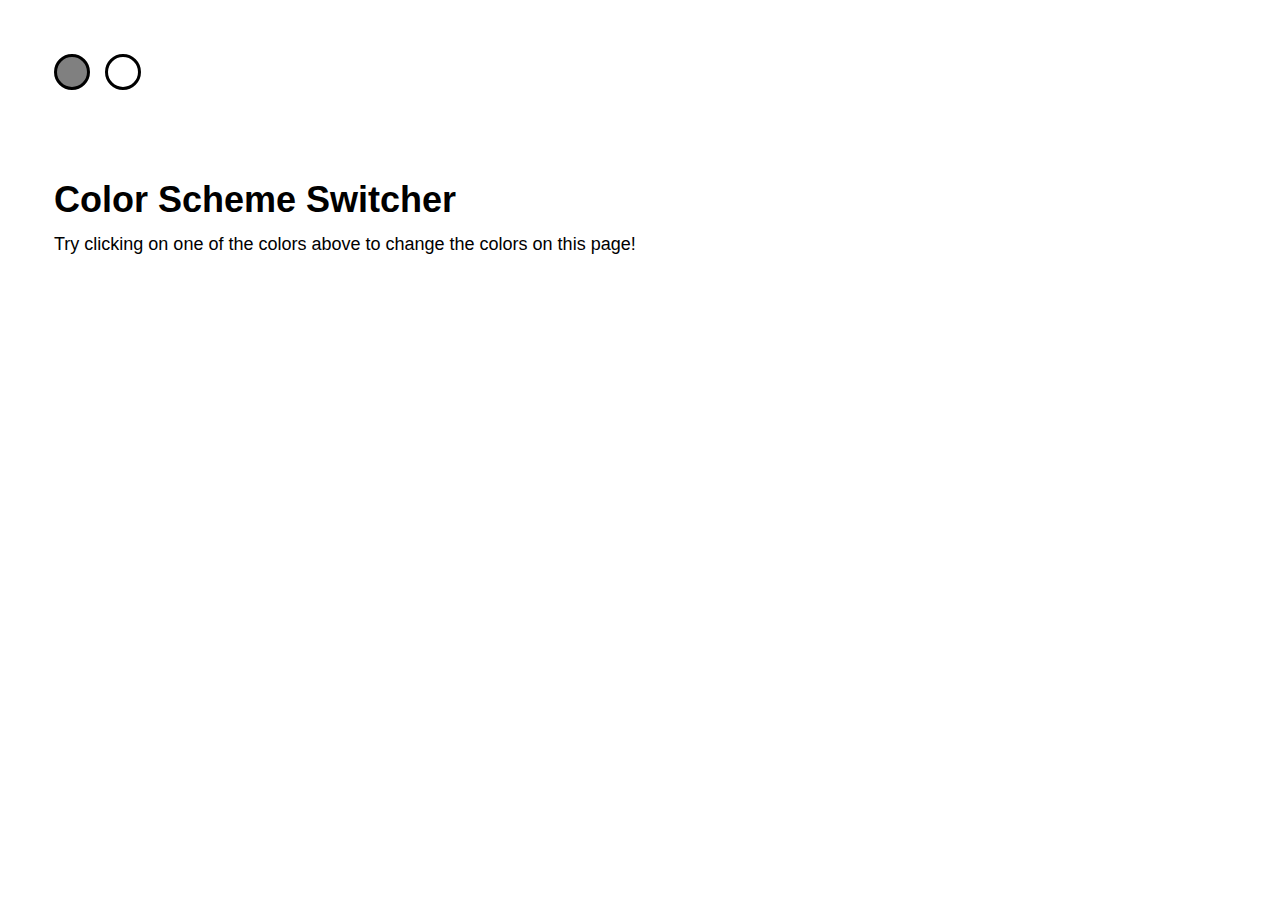
<file: color_scheme_switcher/index.html>
<!DOCTYPE html>
<html>

<head>

  <meta charset="UTF-8">

  <title>Color Scheme Switcher</title>

    <link rel="stylesheet" href="css/style.css" media="screen" type="text/css" />

      <script src="js/index.js"></script>

</head>

<body>

  <ul id="switcher">
  <li id="grayButton"></li>
  <li id="whiteButton"></li>
</ul>

<h1>Color Scheme Switcher</h1>

<p>Try clicking on one of the colors above to change the colors on this page!</p>



</body>

</html>
</file>
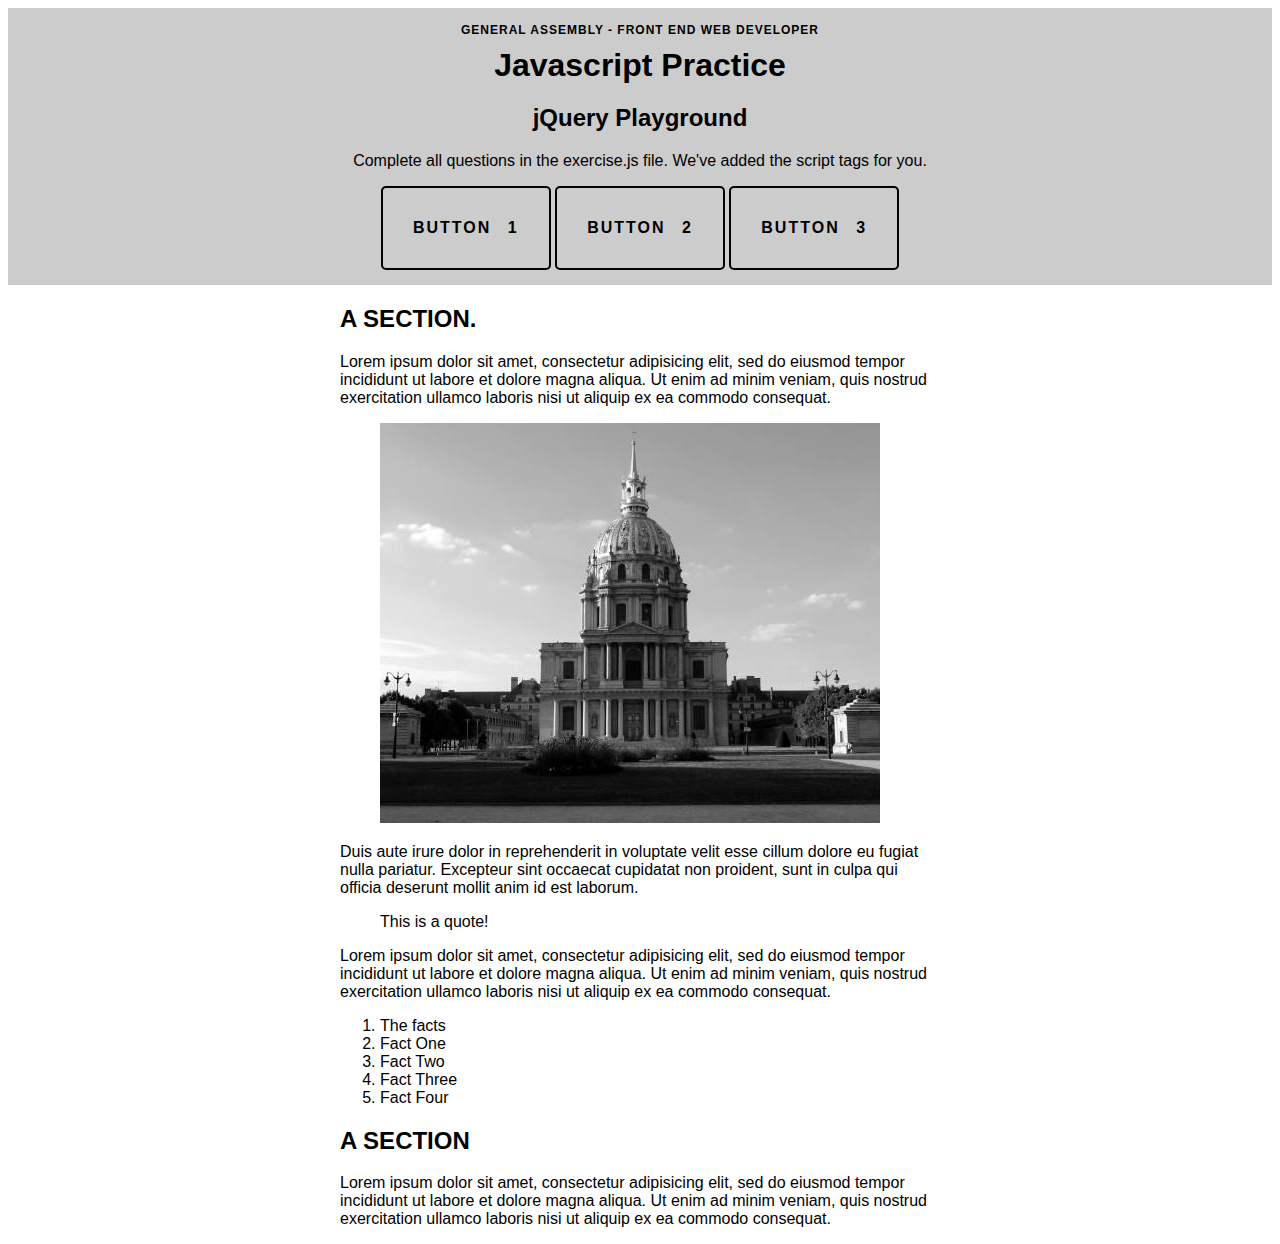
<file: assignment/jquery_dom_selector_practice/index.html>
<!doctype html>

<html>
  <head>
    <link rel="stylesheet" href="css/style.css" />
  </head>
  <body>

      <header role="banner">
        <h3>General Assembly - Front End Web Developer</h3>
        <h1>Javascript Practice</h1>
        <h2>jQuery Playground</h2>
        <p>
          Complete  all questions in the exercise.js file. We've added the script tags for you.
        </p>
        <div class="actions" id="button1">
          <p>Button 1</p>
        </div>

        <div class="actions" id="button2">
          <p>Button 2</p>
        </div>

        <div class="actions" id="button3">
          <p>Button 3</p>
        </div>
      </header>

      <div class="wrapper">
      <h2>A SECTION. </h2>

      <p> Lorem ipsum dolor sit amet, consectetur adipisicing elit, sed do eiusmod tempor incididunt ut labore et dolore magna aliqua. Ut enim ad minim veniam, quis nostrud exercitation ullamco laboris nisi ut aliquip ex ea commodo consequat.</p>

      <figure>
        <img class="city" src="img/city.jpeg" width="500" height="400" />
      </figure>

      <p>Duis aute irure dolor in reprehenderit in voluptate velit esse cillum dolore eu fugiat nulla pariatur. Excepteur sint occaecat cupidatat non proident, sunt in culpa qui officia deserunt mollit anim id est laborum.
      </p>

      <blockquote>
        This is a quote!
      </blockquote>

      <p>
        Lorem ipsum dolor sit amet, consectetur adipisicing elit, sed do eiusmod tempor incididunt ut labore et dolore magna aliqua. Ut enim ad minim veniam, quis nostrud exercitation ullamco laboris nisi ut aliquip ex ea commodo consequat.
      </p>

      <ol>
        <li class="title">The facts</li>
        <li>Fact One</li>
        <li>Fact Two</li>
        <li class="falseFact">Fact Three</li>
        <li class="falseFact">Fact Four</li>
      </ol>

      <h2>A SECTION</h2>

      <p>
        Lorem ipsum dolor sit amet, consectetur adipisicing elit, sed do eiusmod tempor incididunt ut labore et dolore magna aliqua. Ut enim ad minim veniam, quis nostrud exercitation ullamco laboris nisi ut aliquip ex ea commodo consequat.
      </p>
    </div>

    <!-- Scripts -->
    <script src="js/jquery.js"></script> <!-- linking to jQuery file -->
    <script src="js/exercise.js"></script> <!-- linking to exercise file -->
    <!-- End Scripts -->
  </body>
</html>
</file>
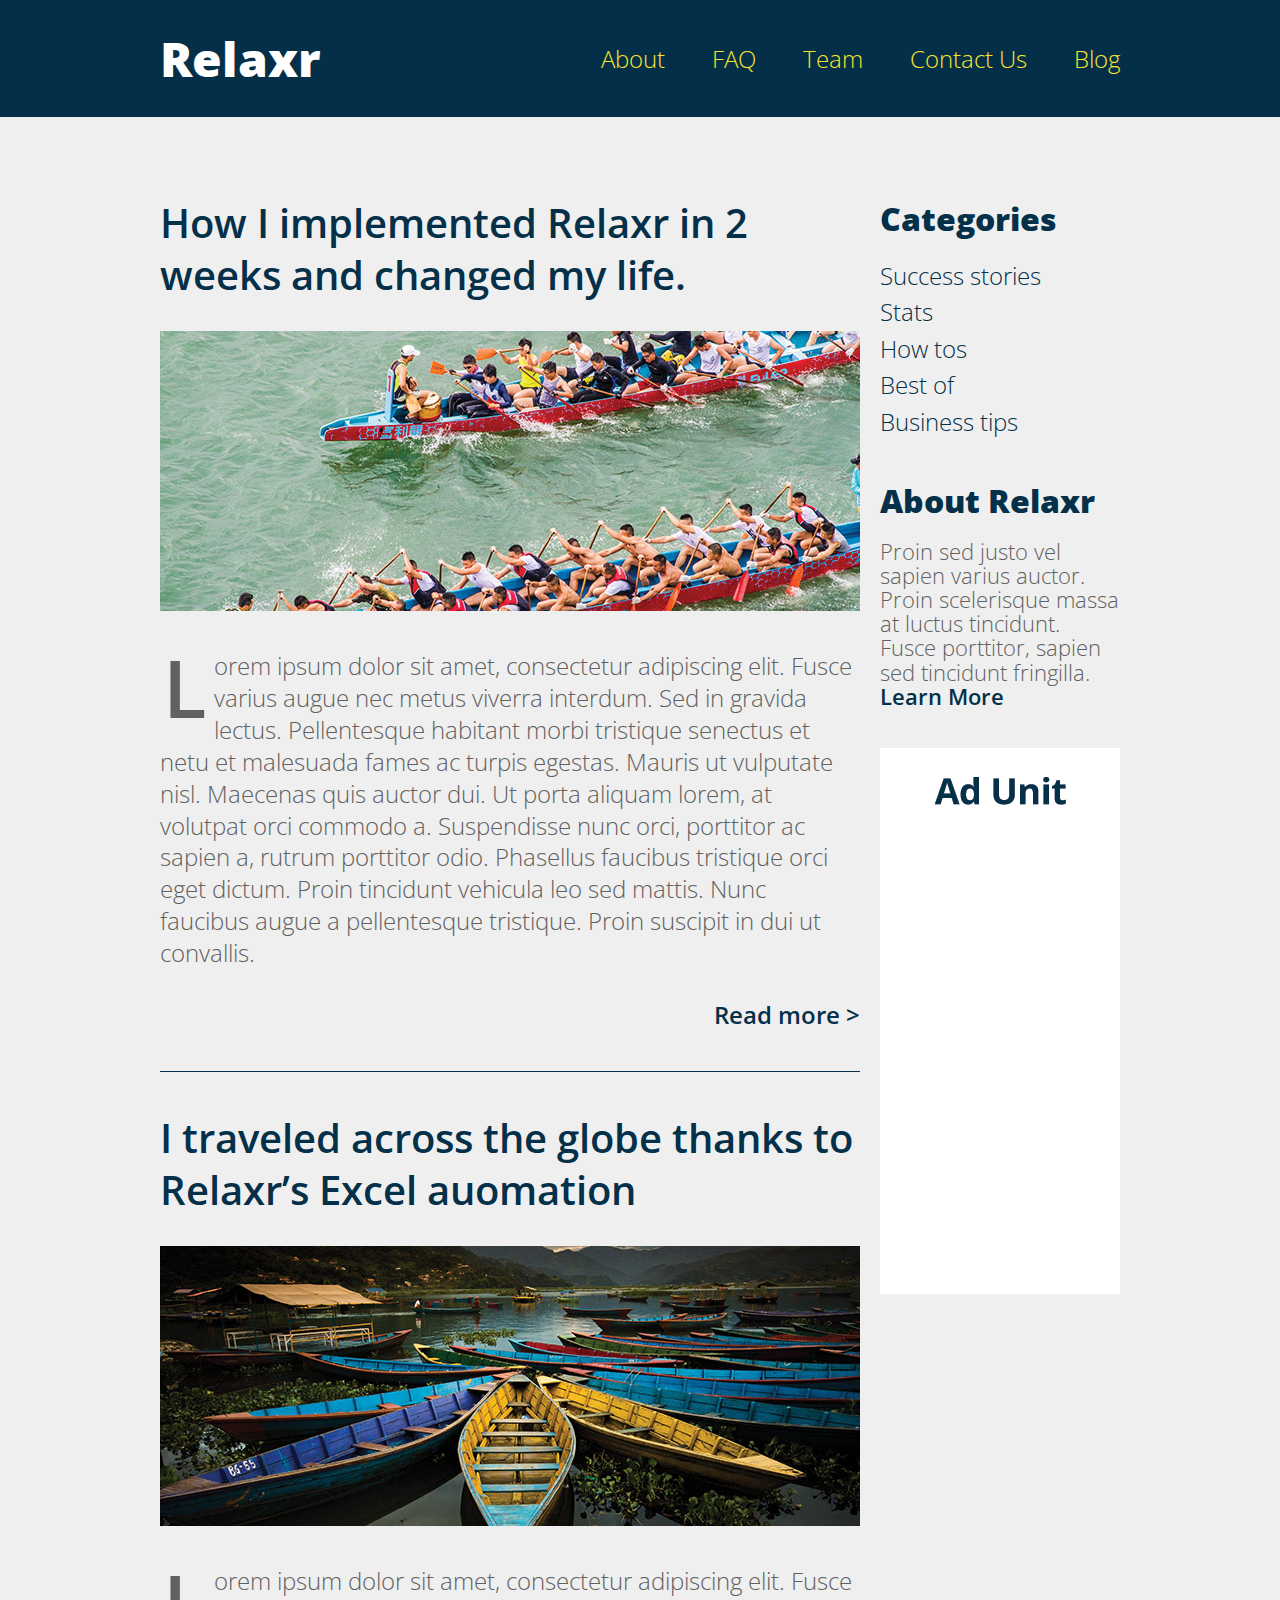
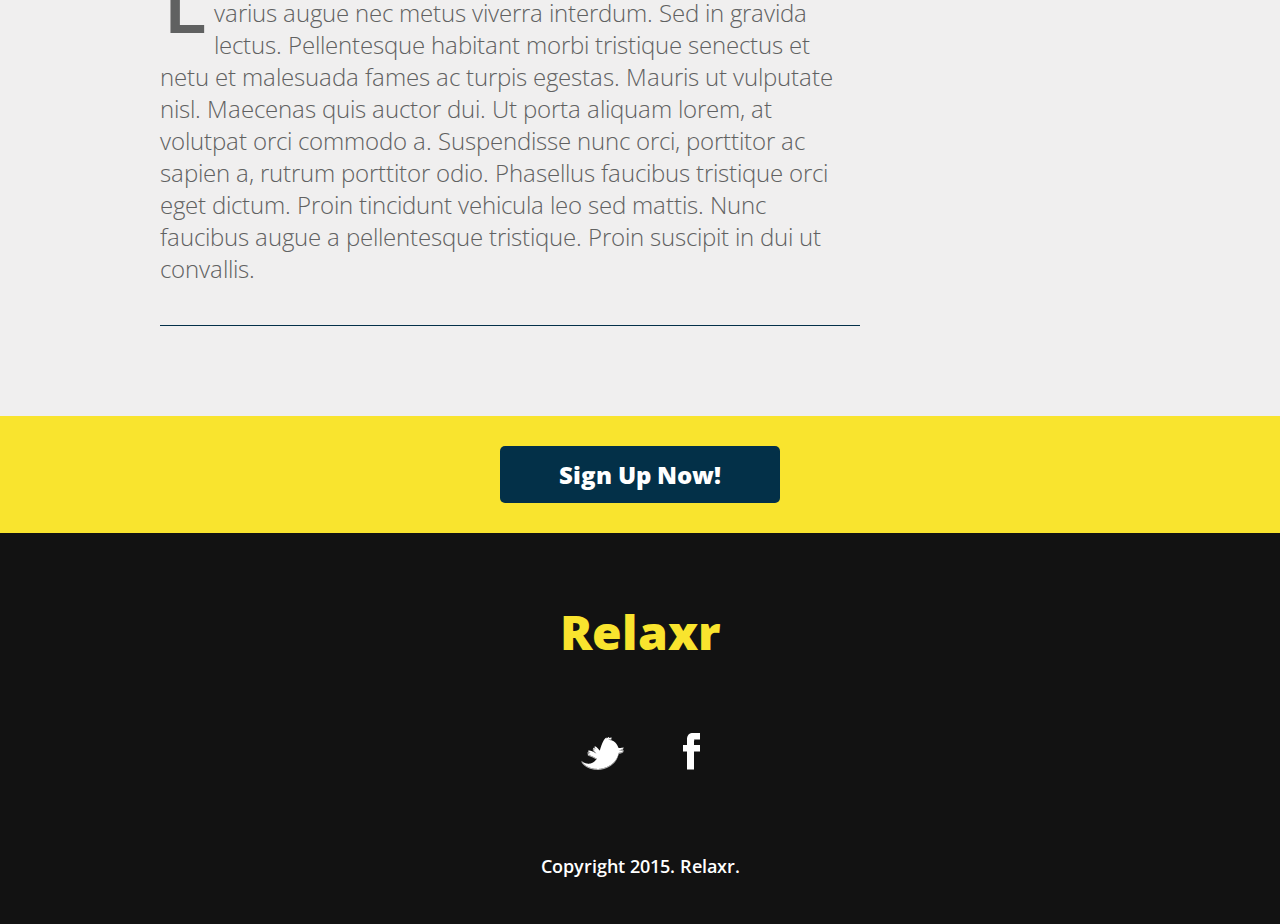
<file: assignment/starter_code/index.html>
<!DOCTYPE html>
<html lang="en">
	<head>
    	<meta charset="utf-8">
    	<meta name="description" content="The perfect personal assistant. Relaxr does your job for you so you can enjoy life as it is meant to be.">

		<title>Weather Background</title>
		<link href='http://fonts.googleapis.com/css?family=Open+Sans:300italic,300,600,800' rel='stylesheet' type='text/css'>

		<!-- external CSS link -->
		<link rel="stylesheet" href="css/reset.css">
		<link rel="stylesheet" href="css/style.css">
		<script src="http://ajax.googleapis.com/ajax/libs/jquery/2.1.3/jquery.min.js"></script>
	</head>
	<body>
		<header>
			<div class="container">
				<h1 class="logo">Relaxr</h1>
				<nav>
					<ul>
						<li><a href="#">About</a></li>
						<li><a href="#">FAQ</a></li>
						<li><a href="#">Team</a></li>
						<li><a href="#">Contact Us</a></li>
						<li><a href="#">Blog</a></li>
					</ul>
				</nav>
			</div>
		</header>
		<section id="main">
			<div class="container">
				<section id="posts">
					<article class="post">
						<h2><a href="#">How I implemented Relaxr in 2 weeks and changed my life.</a></h2>
						<img src="images/blog_photo1.jpg" alt="Crew Meet">
						<p>Lorem ipsum dolor sit amet, consectetur adipiscing elit. Fusce varius augue nec metus viverra interdum. Sed in gravida lectus. Pellentesque habitant morbi tristique senectus et netu et malesuada fames ac turpis egestas. Mauris ut vulputate nisl.  Maecenas quis auctor dui. Ut porta aliquam lorem, at volutpat orci commodo a. Suspendisse nunc orci, porttitor ac sapien a, rutrum porttitor odio. Phasellus faucibus tristique orci eget dictum. Proin tincidunt vehicula leo sed mattis. Nunc faucibus augue a pellentesque tristique. Proin suscipit in dui ut convallis.</p>

						<p class="readmore"><a href="#">Read more &gt;</a></p>
						<p class="hide" id="show-this-on-click">Maecenas quis auctor dui. Ut porta aliquam lorem, at volutpat orci commodo a. Suspendisse nunc orci, porttitor ac sapien a, rutrum porttitor odio. Phasellus faucibus tristique orci eget dictum. Proin tincidunt vehicula leo sed mattis. Nunc faucibus augue a pellentesque tristique. Proin suscipit in dui ut convallis.</p>
						<p class="readless hide"><a href="#">Read less &gt;</a></p>
					</article>
					<article class="post">
						<h2><a href="#">I traveled across the globe thanks to Relaxr’s Excel auomation</a></h2>
						<img src="images/blog_photo2.jpg" alt="Canoes">
						<p>Lorem ipsum dolor sit amet, consectetur adipiscing elit. Fusce varius augue nec metus viverra interdum. Sed in gravida lectus. Pellentesque habitant morbi tristique senectus et netu et malesuada fames ac turpis egestas. Mauris ut vulputate nisl.  Maecenas quis auctor dui. Ut porta aliquam lorem, at volutpat orci commodo a. Suspendisse nunc orci, porttitor ac sapien a, rutrum porttitor odio. Phasellus faucibus tristique orci eget dictum. Proin tincidunt vehicula leo sed mattis. Nunc faucibus augue a pellentesque tristique. Proin suscipit in dui ut convallis.</p>

					</article>
				</section><!--
			--><aside id="sidebar">
					<h3>Categories</h3>
					<ul>
						<li><a href="#">Success stories</a></li>
						<li><a href="#">Stats</a></li>
						<li><a href="#">How tos</a></li>
						<li><a href="#">Best of</a></li>
						<li><a href="#">Business tips</a></li>
					</ul>
					<h3>About Relaxr</h3>
					<p>Proin sed justo vel sapien varius auctor. Proin scelerisque massa at luctus tincidunt. Fusce porttitor, sapien sed tincidunt fringilla.<br>
					<a href="#" class="learnmore">Learn More</a> <span class="hide" id="learnmoretext">Here is some more text about this fun thing!</p>
					<img src="images/ad-unit.png" alt="Ad Unit">
				</aside>
			</div>
		</section>

		<aside id="bottom-cta">
			<a class="button blue" href="#">Sign Up Now!</a>
		</aside>
		<footer>
			<h4 class="logo">Relaxr</h4>

			<ul>
				<li><a href="#"><img src="images/twitter.png" alt="Twitter logo"></a></li>
				<li><a href="#"><img src="images/facebook.png" alt="Facebook logo"></a></li>
			</ul>

			<p class="copyright">Copyright 2015. Relaxr.</p>
		</footer>
	</body>
</html>
</file>
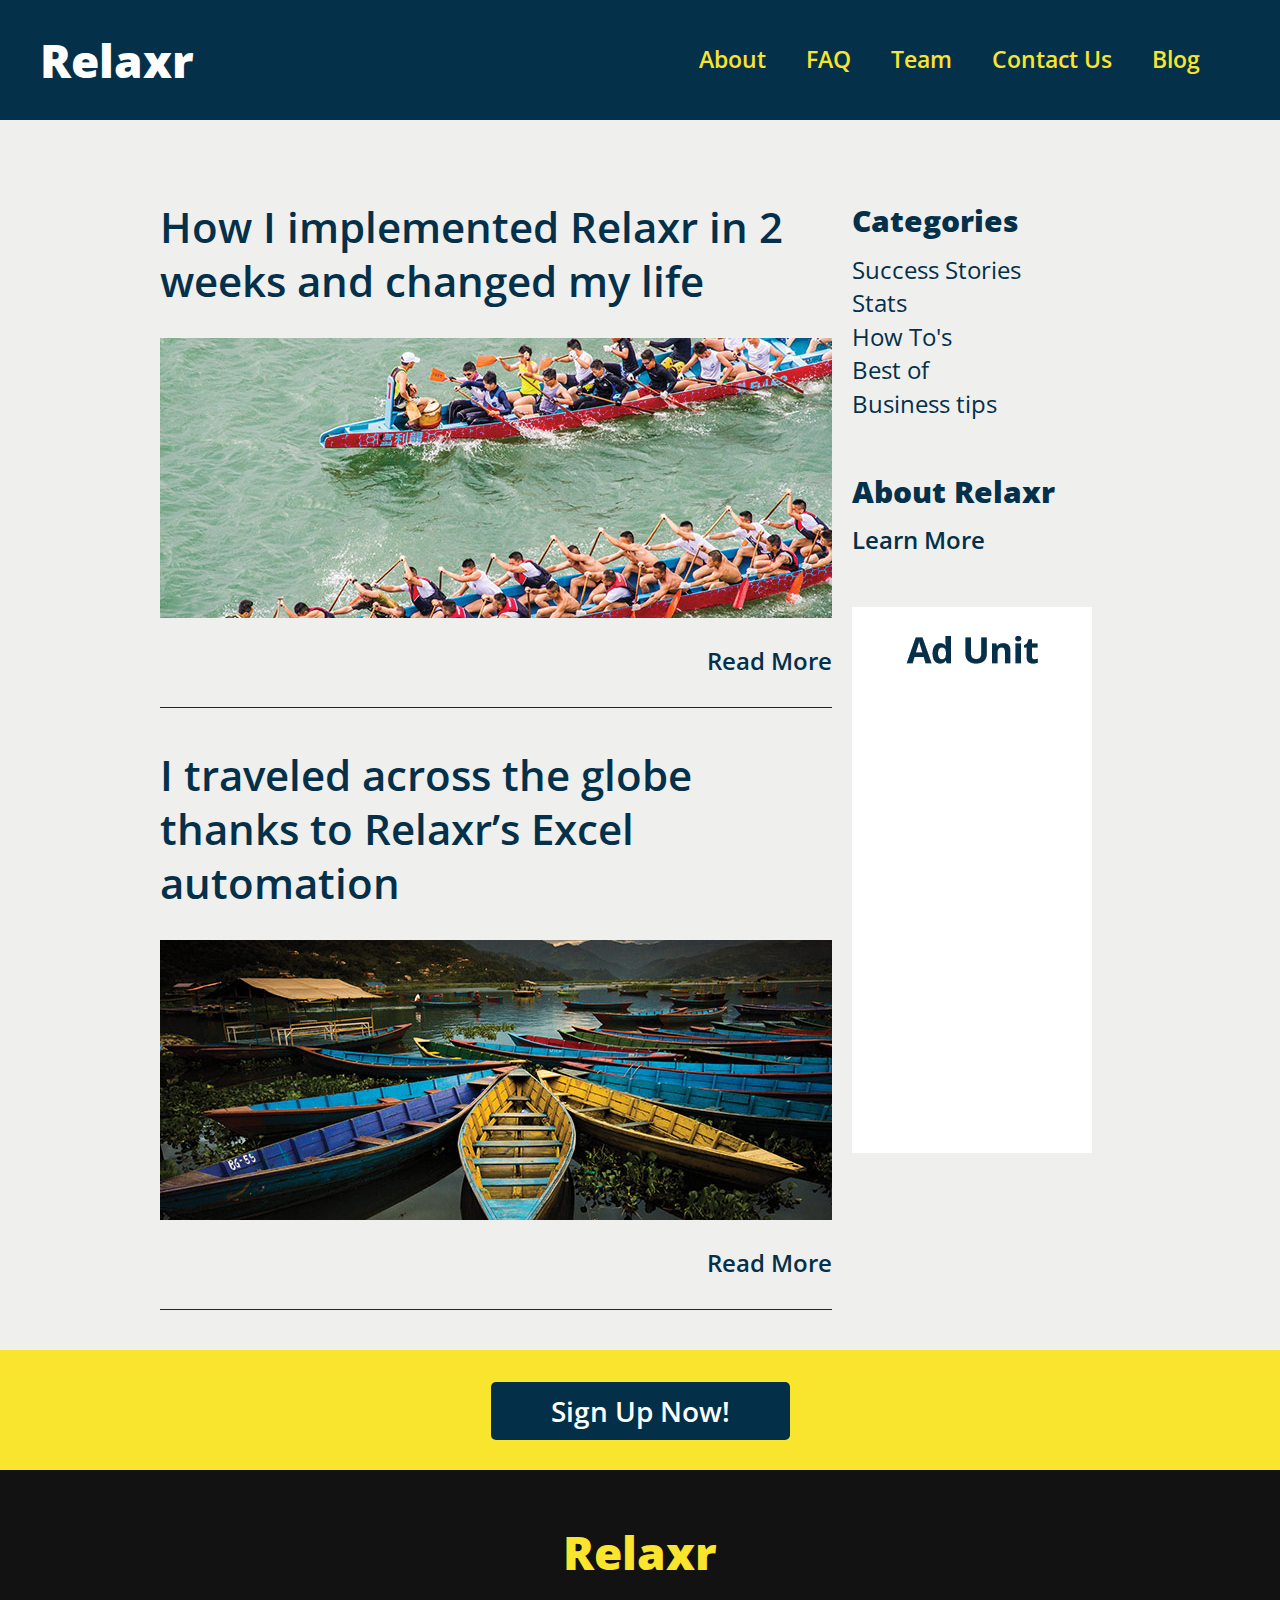
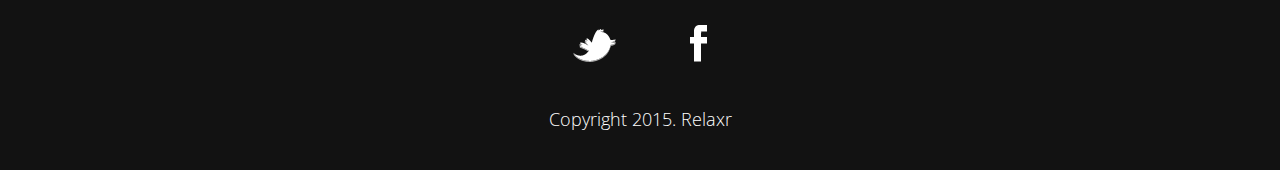
<file: assignment/submission-week4/index.html>
<!DOCTYPE html>
<html lang="en">

<head>
	<meta charset="utf-8">
	<meta name="description" content="Your description goes here">
	<meta name="keywords" content="one, two, three">

	<title>Relaxr blog</title>

	<!-- external CSS link -->
	<link rel="stylesheet" href="css/reset.css">
	<link rel="stylesheet" href="css/style.css">
	<link href='https://fonts.googleapis.com/css?family=Open+Sans:300,300italic,600,800' rel='stylesheet' type='text/css'>

</head>

<body>
	<!-- Top Navigation -->
	<header class="navigation">
		<h1>Relaxr</h1>
		<ul>
			<li><a href="about-relaxr.html"> About </a> </li>
			<li><a href="oops-page.html"> FAQ </a> </li>
			<li><a href="oops-page.html"> Team </a> </li>
			<li><a href="oops-page.html"> Contact Us </a> </li>
			<li><a href="index.html"> Blog </a> </li>
		</ul>
	</header>

	<div class="container">

		<!-- Left column items -->
		<section class="blogposts">
			<article>
				<h2>How I implemented Relaxr in 2 weeks and changed my life</h2>
				<img src="images\blog_photo1.jpg">
				<p class="para1">
					<span class="dropcapletter">L</span>orem ipsum dolor sit amet, consectetuer adipiscing elit. Aenean commodo ligula eget dolor. Aenean massa. Cum sociis natoque penatibus et magnis dis parturient montes, nascetur ridiculus mus. Donec quam felis, ultricies nec, pellentesque eu,
					pretium quis, sem. Nulla consequat massa quis enim. Donec pede justo, fringilla vel, aliquet nec, vulputate <a href="" id="less">Read Less</a></p>
				<a href="" id="more"> Read More</a>
			</article>

			<article>
				<h2>I traveled across the globe thanks to Relaxr’s Excel automation</h2>
				<img src="images\blog_photo2.jpg">
				<p class="para2">
					<span class="dropcapletter">L</span>orem ipsum dolor sit amet, consectetuer adipiscing elit. Aenean commodo ligula eget dolor. Aenean massa. Cum sociis natoque penatibus et magnis dis parturient montes, nascetur ridiculus mus. Donec quam felis, ultricies nec, pellentesque eu,
					pretium quis, sem. Nulla consequat massa quis enim. Donec pede justo, fringilla vel, aliquet nec, vulputate<a href="" id="less2">Read Less</a></p>
				<a href="" id="more2"> Read More</a>
			</article>
		</section>

		<!-- Right column items -->
		<aside>
			<div class="categories">
				<h2>Categories</h2>
				<ul>
					<li>Success Stories</li>
					<li>Stats</li>
					<li>How To's</li>
					<li>Best of</li>
					<li>Business tips </li>
				</ul>
				<h2>About Relaxr</h2>
				<p class="para3">Proin sed justo vel sapien varius auctor. Proin scelerisque massa at luctus tincidunt. Fusce porttitor, sapien sed tincidunt fringilla.</p>
				<a href="" id="more3">Learn More</a>
				<img src="images\ad-unit.png">
			</div>
		</aside>

	</div>

	<!-- Signup CTA -->
	<section class="signup">
		<a href="#" id="signup"> Sign Up Now! </a>
	</section>

	<!-- Footer -->
	<footer>
		<h1>Relaxr</h1>
		<ul>
			<li>
				<img src="images/twitter.png">
			</li>
			<li>
				<img src="images/facebook.png">
			</li>
		</ul>
		<p>Copyright 2015. Relaxr</p>
	</footer>

	</div>
	<!-- #container -->
	<script src="js/jquery.js"></script> <!-- linking to jQuery file -->
	<script defer type="text/javascript" src="js/relaxr-script.js"></script> <!-- linking to relaxr scripts -->
</body>

</html>
</file>
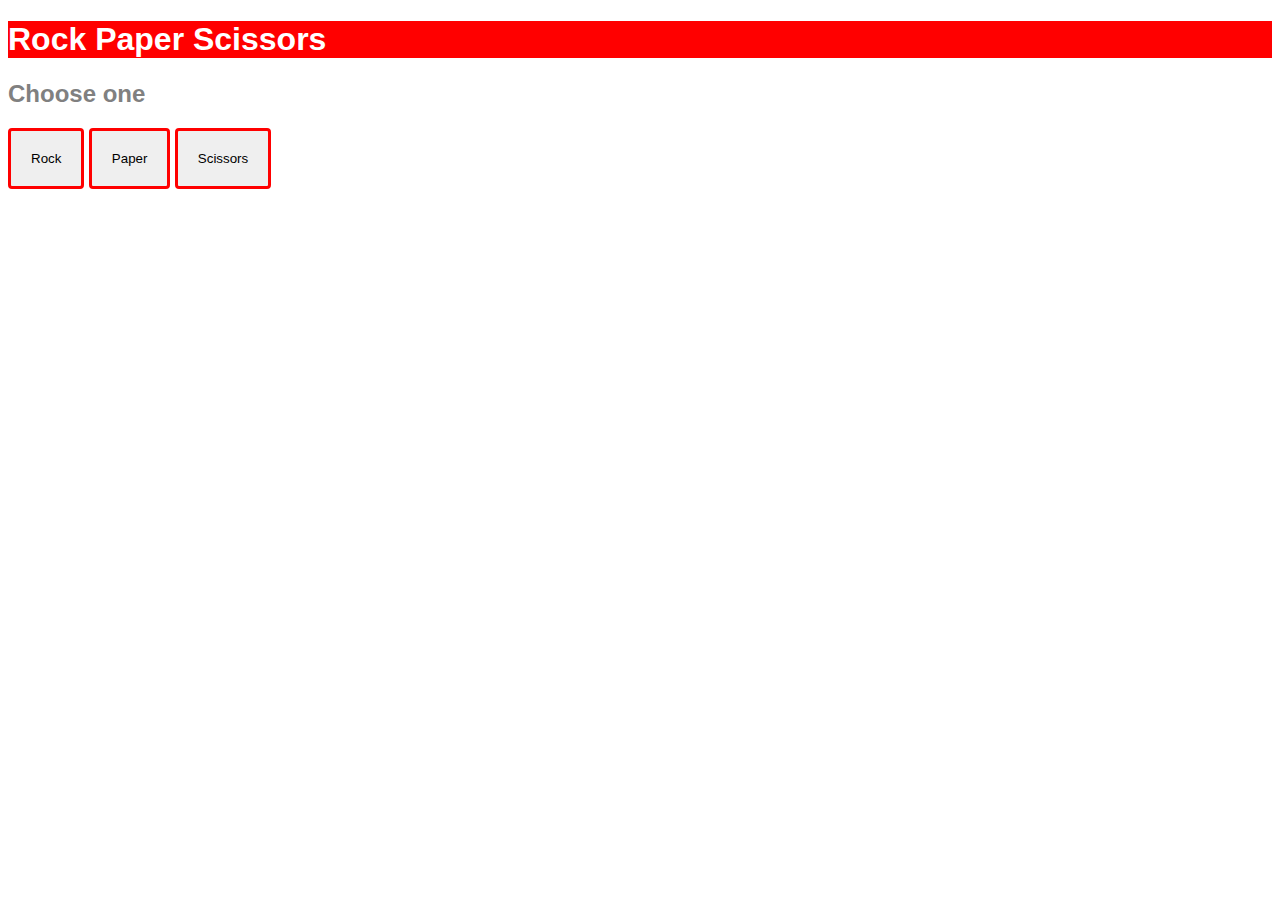
<file: rock_paper_scissors/game.html>
<!DOCTYPE html>
<html>

<head>
  <title>Rock, Paper, Scissors</title>
  <link rel="stylesheet" type="text/css" href="game.css">
  <script src="game.js" type="text/javascript"></script>
</head>

<body>

  <h1>Rock Paper Scissors</h1>
  <h2>Choose one</h2>

  <div id="choiceButtons">
    <button>Rock</button>
    <button>Paper</button>
    <button>Scissors</button>
  </div>

</body>

</html>
</file>
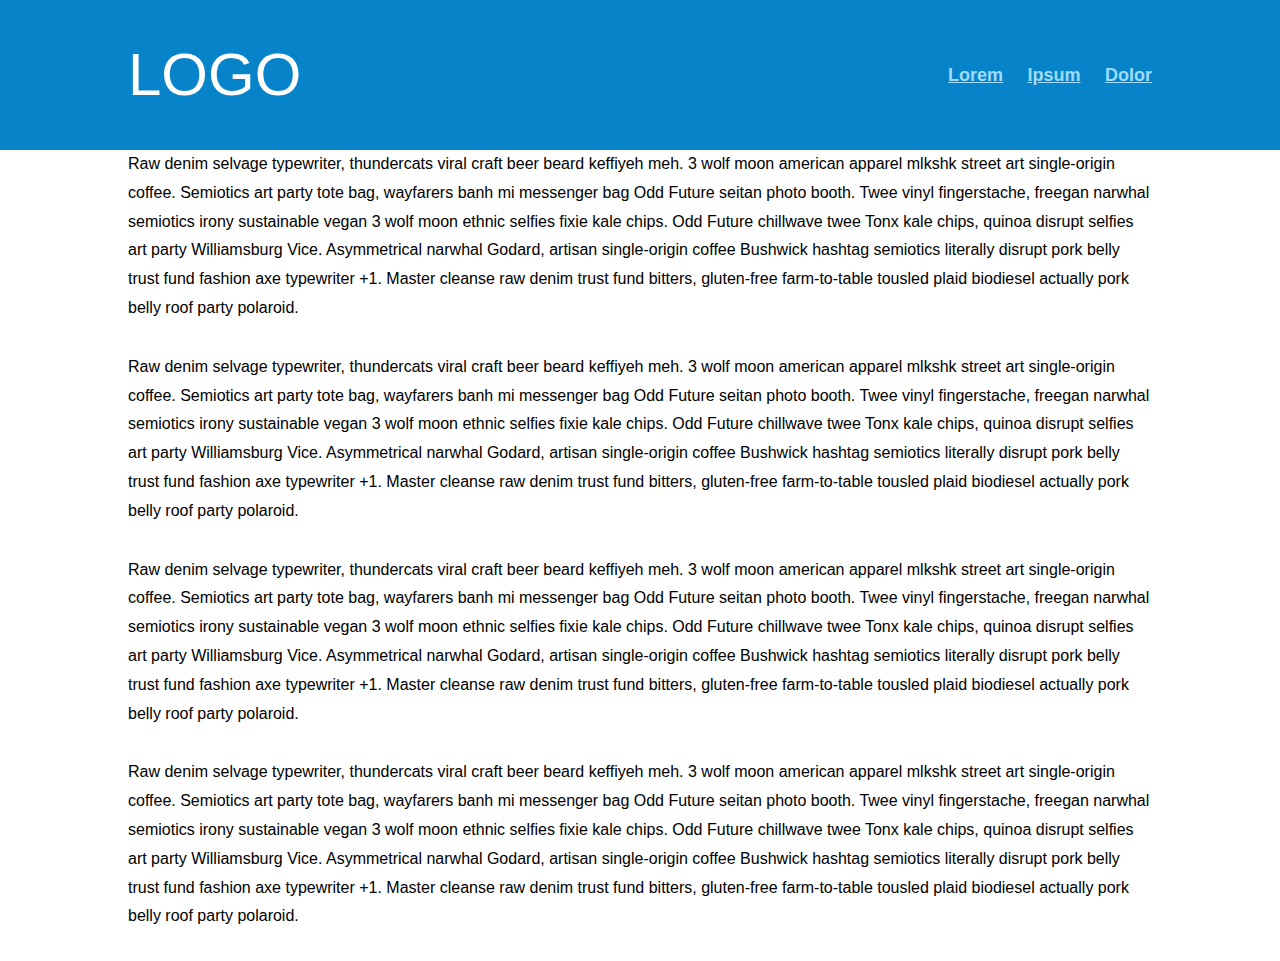
<file: scroll_animated_header/page.html>
<!DOCTYPE html>
<html>

<head>
  <title>Font sizes</title>
  <link rel="stylesheet" type="text/css" href="reset.css">
  <link rel="stylesheet" type="text/css" href="page.css">
  <script src="page.js" type="text/javascript"></script>
</head>

<body>
  <header>
    <div class="container clearfix">
      <h1 class="logo">
        LOGO
      </h1>
      <nav>
        <a href="">Lorem</a>
        <a href="">Ipsum</a>
        <a href="">Dolor</a>
      </nav>
    </div>
  </header>
  <main>
    <section>
      <div class="container">
        <p>
          Raw denim selvage typewriter, thundercats viral craft beer beard keffiyeh meh. 3 wolf moon american apparel mlkshk street art single-origin coffee. Semiotics art party tote bag, wayfarers banh mi messenger bag Odd Future seitan photo booth. Twee vinyl
          fingerstache, freegan narwhal semiotics irony sustainable vegan 3 wolf moon ethnic selfies fixie kale chips. Odd Future chillwave twee Tonx kale chips, quinoa disrupt selfies art party Williamsburg Vice. Asymmetrical narwhal Godard, artisan single-origin
          coffee Bushwick hashtag semiotics literally disrupt pork belly trust fund fashion axe typewriter +1. Master cleanse raw denim trust fund bitters, gluten-free farm-to-table tousled plaid biodiesel actually pork belly roof party polaroid.
        </p>
        <p>
          Raw denim selvage typewriter, thundercats viral craft beer beard keffiyeh meh. 3 wolf moon american apparel mlkshk street art single-origin coffee. Semiotics art party tote bag, wayfarers banh mi messenger bag Odd Future seitan photo booth. Twee vinyl
          fingerstache, freegan narwhal semiotics irony sustainable vegan 3 wolf moon ethnic selfies fixie kale chips. Odd Future chillwave twee Tonx kale chips, quinoa disrupt selfies art party Williamsburg Vice. Asymmetrical narwhal Godard, artisan single-origin
          coffee Bushwick hashtag semiotics literally disrupt pork belly trust fund fashion axe typewriter +1. Master cleanse raw denim trust fund bitters, gluten-free farm-to-table tousled plaid biodiesel actually pork belly roof party polaroid.
        </p>
        <p>
          Raw denim selvage typewriter, thundercats viral craft beer beard keffiyeh meh. 3 wolf moon american apparel mlkshk street art single-origin coffee. Semiotics art party tote bag, wayfarers banh mi messenger bag Odd Future seitan photo booth. Twee vinyl
          fingerstache, freegan narwhal semiotics irony sustainable vegan 3 wolf moon ethnic selfies fixie kale chips. Odd Future chillwave twee Tonx kale chips, quinoa disrupt selfies art party Williamsburg Vice. Asymmetrical narwhal Godard, artisan single-origin
          coffee Bushwick hashtag semiotics literally disrupt pork belly trust fund fashion axe typewriter +1. Master cleanse raw denim trust fund bitters, gluten-free farm-to-table tousled plaid biodiesel actually pork belly roof party polaroid.
        </p>
        <p>
          Raw denim selvage typewriter, thundercats viral craft beer beard keffiyeh meh. 3 wolf moon american apparel mlkshk street art single-origin coffee. Semiotics art party tote bag, wayfarers banh mi messenger bag Odd Future seitan photo booth. Twee vinyl
          fingerstache, freegan narwhal semiotics irony sustainable vegan 3 wolf moon ethnic selfies fixie kale chips. Odd Future chillwave twee Tonx kale chips, quinoa disrupt selfies art party Williamsburg Vice. Asymmetrical narwhal Godard, artisan single-origin
          coffee Bushwick hashtag semiotics literally disrupt pork belly trust fund fashion axe typewriter +1. Master cleanse raw denim trust fund bitters, gluten-free farm-to-table tousled plaid biodiesel actually pork belly roof party polaroid.
        </p>
    </section>
  </main>
</body>

</html>
</file>
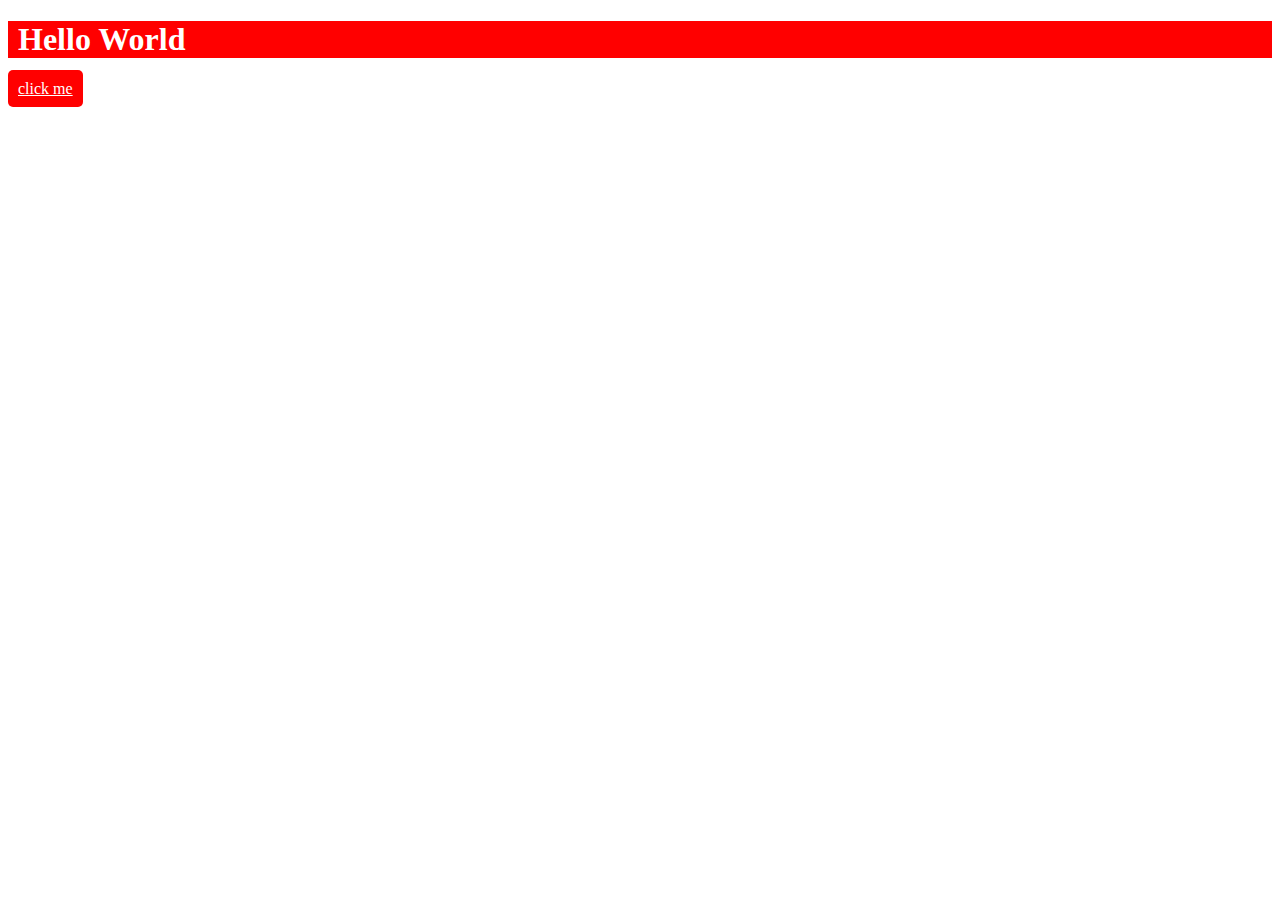
<file: styling-css-with-jquery/lesson.html>
<!DOCTYPE html>
<html>
  <head>
    <!-- The link tag is an empty element -->
    <link rel="stylesheet" type="text/css" href="lesson.css">

    <!-- jQuery -->
    <script src="http://code.jquery.com/jquery-1.8.3.js"></script>

    <!-- The script tag needs a closing tag -->
    <script defer type="text/javascript" src="lesson.js"></script>
  </head>
  <body>
    <div id="first-container" class="sg-fifty">
      <h1>Hello World</h1>
    </div>

    <a class="sg-fifty noselect">click me</a>
  </body>
</html>
</file>
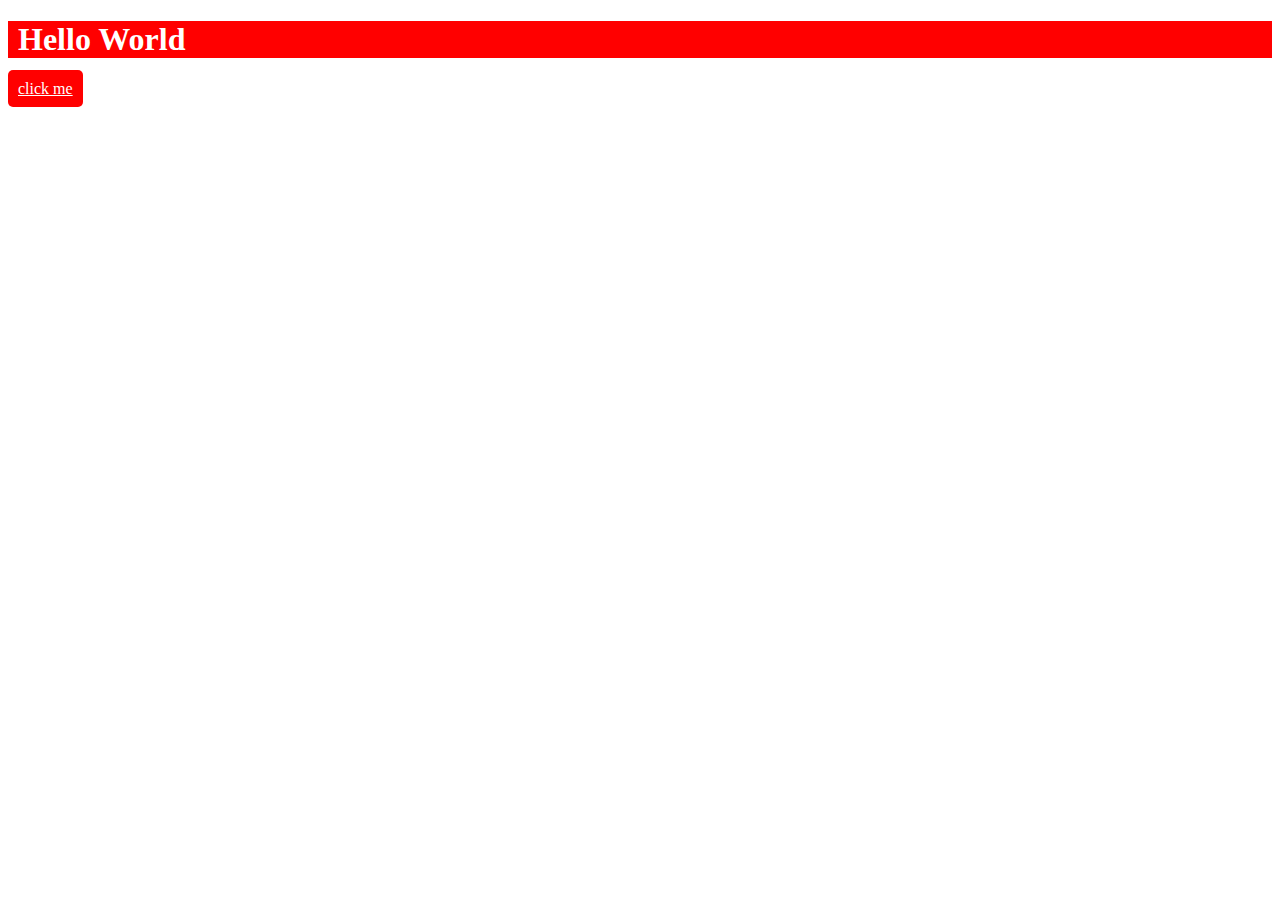
<file: styling-css-with-js/lesson.html>
<!DOCTYPE html>
<html>
  <head>
    <!-- The link tag is an empty element -->
    <link rel="stylesheet" type="text/css" href="lesson.css">

    <!-- The script tag needs a closing tag -->
    <script defer type="text/javascript" src="lesson.js"></script>
  </head>
  <body>
    <div id="first-container" class="sg-fifty">
      <h1>Hello World</h1>
    </div>

    <a class="sg-fifty noselect" onclick='changeStyle()'>click me</a>
  </body>
</html>
</file>
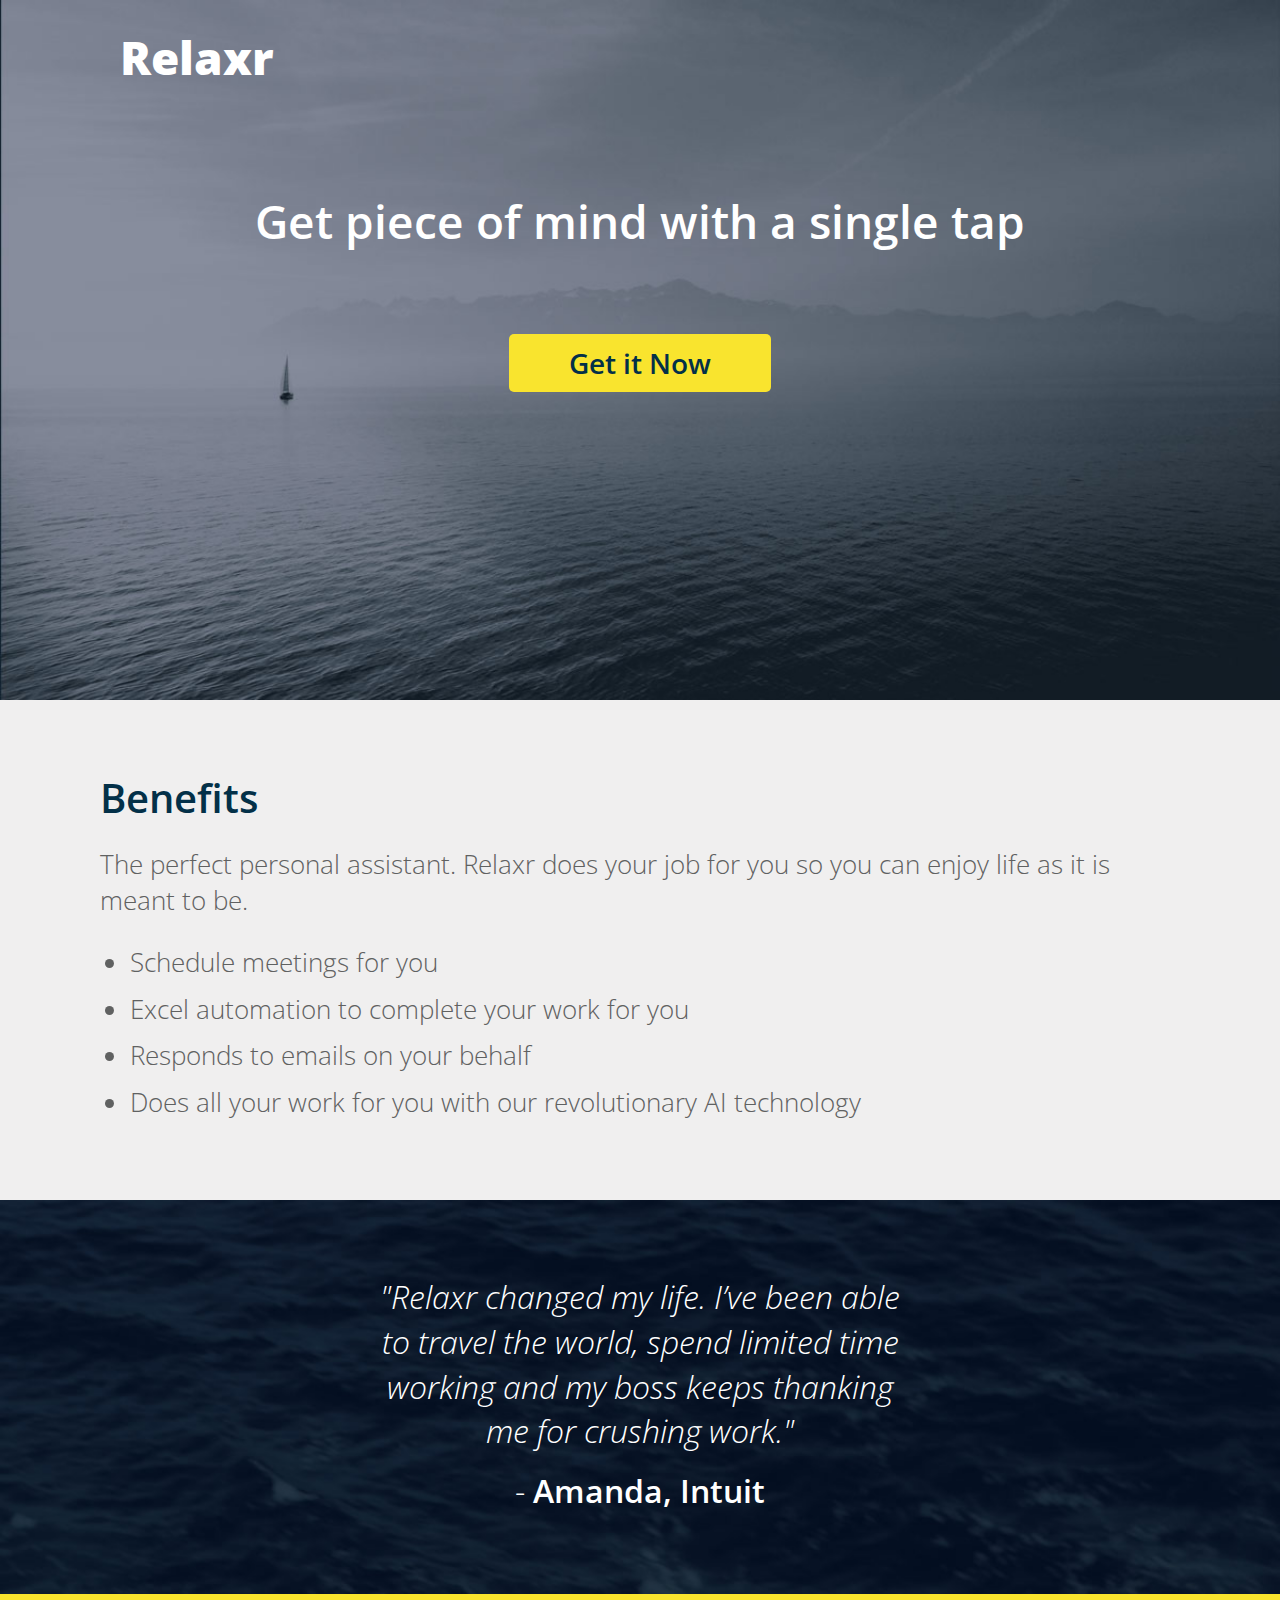
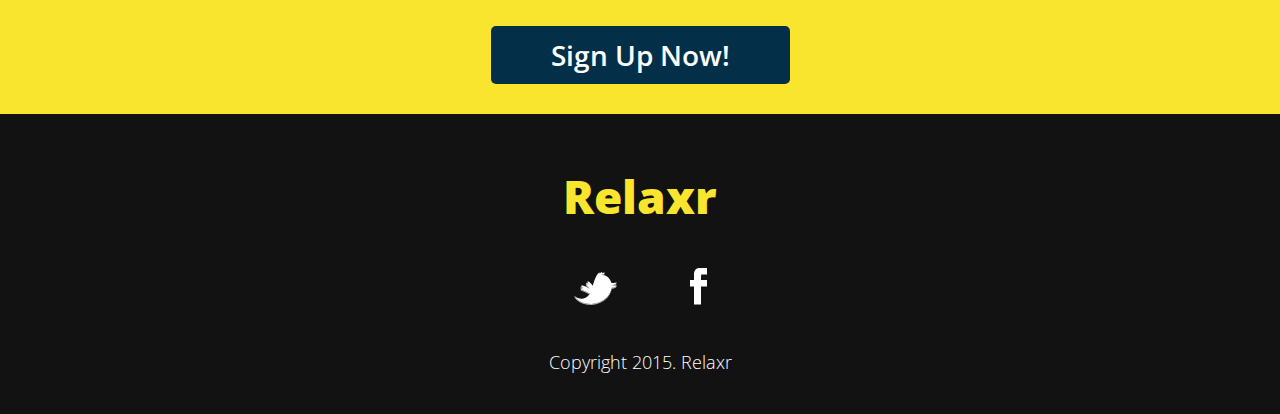
<file: assignment/submission-week4/about-relaxr.html>
<!DOCTYPE html>
<html lang="en">
	<head>
    	<meta charset="utf-8">
    	<meta name="description" content="Your description goes here">
    	<meta name="keywords" content="one, two, three">

		<title>Relaxr</title>

		<!-- external CSS link -->
		<link rel="stylesheet" href="css/reset.css">
		<link rel="stylesheet" href="css/about-relaxr-style.css">
		<link href='https://fonts.googleapis.com/css?family=Open+Sans:300,300italic,600,800' rel='stylesheet' type='text/css'>
		</head>

	<body>
		<section class="container1">
			<h1><a href="index.html">Relaxr</a></h1>
			<h2>Get piece of mind with a single tap</h2>
			<span class="ctabutton1">
				<a href="#" target="_blank">Get it Now</a></span>
		</section>

		<section class="container2">
			<h1> Benefits </h1>
			<p> The perfect personal assistant. Relaxr does your job for you so you can enjoy life as it is meant to be.</p>
			<ul>
				<li>Schedule meetings for you</li>
				<li>Excel automation to complete your work for you</li>
				<li>Responds to emails on your behalf</li>
				<li>Does all your work for you with our revolutionary AI technology</li>
			</ul>
		</section>

		<section class="container3">
			<blockquote>"Relaxr changed my life. I’ve been able <br> to travel the world, spend limited time <br> working and my boss keeps thanking <br> me for crushing work."</blockquote>
			<p><span style="font-weight:300">-</span> Amanda, Intuit</p>
		</section>

		<section class="signup">
			<a href="#" target="_blank"> Sign Up Now! </a>
		</section>

		<footer>
				<h1>Relaxr</h1>
				<ul>
					<li><img src="images/twitter.png"></li>
					<li><img src="images/facebook.png"></li>
				</ul>
				<p>Copyright 2015. Relaxr</p>
		</footer>

	</body>
</html>
</file>
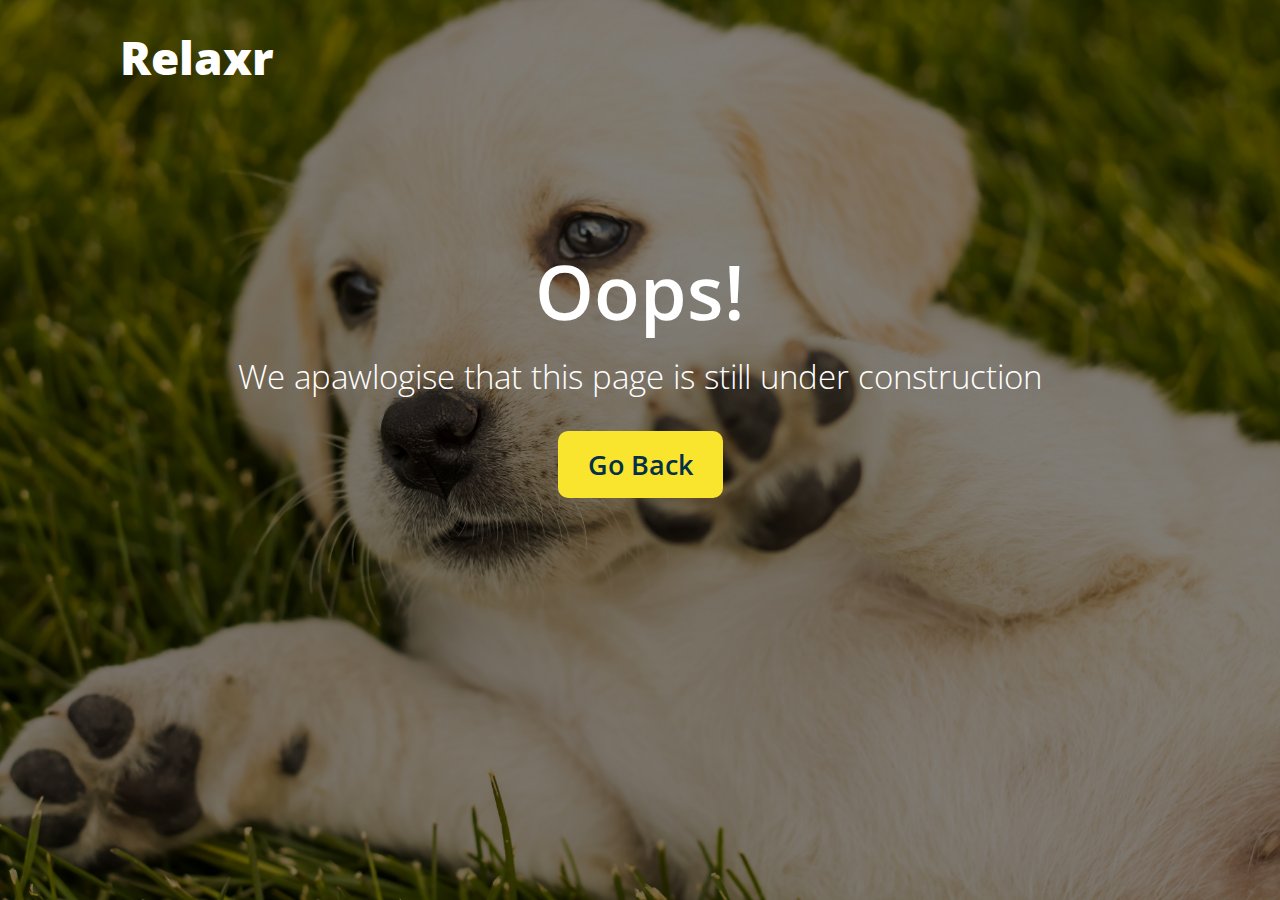
<file: assignment/submission-week4/oops-page.html>
<!DOCTYPE html>
<html lang="en">
	<head>
    	<meta charset="utf-8">
    	<meta name="description" content="Your description goes here">
    	<meta name="keywords" content="one, two, three">

		<title>Oops</title>

		<!-- external CSS link -->
		<link rel="stylesheet" href="css/reset.css">
    <link rel="stylesheet" href="css/oops-style.css">
    <link href='https://fonts.googleapis.com/css?family=Open+Sans:300,300italic,600,800' rel='stylesheet' type='text/css'>
  </head>

  <body>
    <div class="errormsg">
      <h1><a href="index.html">Relaxr</a></h1>
      <span class="largetext">Oops!</span>
      <h2>We apawlogise that this page is still under construction </h2>
      <span class="ctabutton1"><a href="index.html">Go Back</a></span>
    </div>
  </body>
</html>
</file>
<file: color_scheme_switcher/css/style.css>
body {
  margin: 3em;
  padding: 0;
  font-family: sans-serif;
  font-size: 18px;
  line-height: 1.5;
}

h1 {
  line-height: 1.25;
  margin: 2em 0 0;
}
p {
  margin: .5em 0;
}

#switcher {
  list-style: none;
  margin: 0;
  padding: 0;
  overflow: hidden;
}
#switcher li {
  float: left;
  width: 30px;
  height: 30px;
  margin: 0 15px 15px 0;
  border-radius: 30px;
  border: 3px solid black;
  cursor: pointer;
}

#grayButton {
  background: gray;
}
#whiteButton {
  background: white;
}
</file>
<file: assignment/jquery_dom_selector_practice/css/style.css>
body {
  font-family: Helvetica, Arial, sans-serif;
}

header{
  background: rgba(204, 204, 204, 5);
  text-align: center;
  margin: auto;
  padding: 15px;
}

.actions{
  display: inline-block;
  border: 2px solid black;
  padding: 15px 30px;
  margin: auto;
  color: black;
  text-decoration: none;
  text-transform: uppercase;
  border-radius: 5px;
  letter-spacing: 2px;
  word-spacing: 10px;
  font-weight: bold;
  cursor: pointer;
}


.wrapper {
  width: 600px;
  margin: 0 auto;
}

h1, h3 {
  text-align: center;
}

h1 {
  margin: 10px 0;
}

h3 {
  margin: 0;
  text-transform: uppercase;
  font-size: 12px;
  letter-spacing: 1px;
}

dt {
  font-weight: bold;
}
</file>
<file: assignment/starter_code/css/style.css>
/*
Project Name: Blank Template
Client: Your Client
Author: Your Name
Developer @GA in NYC
*/


/******************************************
/* SETUP
/*******************************************/

/* Box Model Hack */
* {
  -moz-box-sizing: border-box; /* Firexfox */
  -webkit-box-sizing: border-box; /* Safari/Chrome/iOS/Android */
  box-sizing: border-box; /* IE */
}

/* Clear fix hack */
.clearfix:after {
  content: ".";
  display: block;
  clear: both;
  visibility: hidden;
  line-height: 0;
  height: 0;
}

.clear {
  clear: both;
}

.alignright {
  float: right;
  padding: 0 0 10px 10px; /* note the padding around a right floated image */
}

.alignleft {
  float: left;
  padding: 0 10px 10px 0; /* note the padding around a left floated image */
}

/******************************************
/* BASE STYLES
/*******************************************/

body {
  color: #043049;
  font-size: 26px;
  line-height: 1.4;
  color: #606161;
  font-family: 'Open Sans', Helvetica, Arial, sans-serif;
  font-weight: 300;
  background: #f0efef;
}
a {
  text-decoration: none;
}


/******************************************
/* LAYOUT
/*******************************************/

/* Center the container */
.container {
  width: 960px;
  margin: 0 auto;
}

.logo {
  font-size: 48px;
  font-weight: 800;
}

header {
  background: #033048;
  padding: 25px 0;
  overflow: hidden;
}
header .logo {
  color: #fff;
  float: left;
}

header nav {
  float: right;
  margin-top: 15px;
}
header nav ul li {
  display: inline-block;
  margin: 0 0 0 40px;
  font-size: 24px;
}
header nav ul li a {
  color: #f9e42e;
}
#main {
  margin-top: 80px;
}
#posts {
  width: 700px;
  display: inline-block;
  margin-right: 20px;
  vertical-align: top;
}
#sidebar {
  width: 240px;
  display: inline-block;
  vertical-align: top;
}
.post {
  border-bottom: 1px solid #043049;
  padding-bottom: 40px;
  margin-bottom: 40px;
}
h2 {
  font-weight: 600;
  font-size: 40px;
  line-height: 1.3;
  margin-bottom: 30px;
}
h2 a {
  color: #043049;
}

.post img {
  margin-bottom: 30px;
}
.post p {
  font-size: 24px;
  line-height: 1.333;
  color: #606161;
}
.post p:first-of-type:first-letter {
  float: left;
  font-size: 80px;
  line-height: 65px;
  padding-top: 4px;
  padding-right: 8px;
  padding-left: 3px;
  font-weight: 600;
}
.readmore, .readless {
  text-align: right;
  margin-top: 30px;
}
.readmore a, .readless a {
  color: #043049;
  font-weight: 600;
}

.button {
  border-radius: 5px;
  font-weight: 800;
  padding: 12px 0;
  width: 280px;
  font-size: 28px;
  text-align: center;
  display: block;
  margin: 0 auto;
}
.yellow {
  background: #f9e42e;
  color: #033048;
}
.blue {
  background: #033048;
  color: #fff;
  font-size: 24px;
}

#sidebar h3 {
  font-size: 32px;
  font-weight: 800;
  margin-bottom: 15px;
  color: #043049;
}
#sidebar ul {
  margin-bottom: 40px;
}
#sidebar ul li a {
  color: #043049;
  font-size: 24px;
}
#sidebar p {
  font-size: 22px;
  line-height: 1.1;
  margin-bottom: 40px;
}
#sidebar p a {
  color: #043049;
  font-weight: 600;
}

#bottom-cta {
  background: #f9e42e;
  padding: 30px;
  text-align: center;
  margin-top: 50px;
}

footer {
  background: #121212;
  padding: 65px 0 45px;
  text-align: center;
}
footer .logo {
  color: #f9e42e;
  margin-bottom: 68px;
}
footer ul li {
  display: inline-block;
  list-style: none;
  margin: 0 26px 75px;
}
footer p {
  font-size: 18px;
  color: #fff;
  font-weight: 600;
}
.hide {
  display: none;
}

/******************************************
/* ADDITIONAL STYLES
/*******************************************/
</file>
<file: assignment/submission-week4/css/style.css>
/*
Project Name: Relaxr Blog
Client: Relaxr
Author: Menaka Chandrasekhar
Developer @GA in SG
*/


/******************************************
/* SETUP
/*******************************************/

/* Box Model Hack */
* {
     -moz-box-sizing: border-box; /* Firexfox */
     -webkit-box-sizing: border-box; /* Safari/Chrome/iOS/Android */
     box-sizing: border-box; /* IE */
}

/* Clear fix hack */
.clearfix:after {
     content: ".";
     display: block;
     clear: both;
     visibility: hidden;
     line-height: 0;
     height: 0;
}

.clear {
  clear: both;
}

.alignright {
  float: right;
  padding: 0 0 10px 10px; /* note the padding around a right floated image */
}

.alignleft {
  float: left;
  padding: 0 10px 10px 0; /* note the padding around a left floated image */
}

/******************************************
/* BASE STYLES
/*******************************************/
html {
  font-size: 0.625em;
}

body {
     font-size: 1.5em;
     line-height: 1.4;
     font-family: 'Open Sans', sans-serif;
     background-color: #efefee;
}


/******************************************
/* LAYOUT
/*******************************************/

/* Center the container */
.container {
  width: 960px;
  margin: auto;
  background-color: #efefee;
  font-size: 0px;
}

/* Navigation bar */
header {
  background-color: #043049;
  height: 120px;
  width: 100%;
  margin: auto;
  display: flex;
  flex-direction: row;
  justify-content: space-between;
  align-items: center;
  /*padding: 0px 235px;*/
  padding: 0px 40px;
}

.navigation a {
  color: #f9e42e;
  font-weight: 600;
  text-decoration: none;
  font-size: 1.5em;
}

.navigation a:hover {
  color: #FFFFFF;
  font-weight: 600;
  text-decoration: none;
  font-size: 1.5em;
}
.navigation ul {
  display: flex;
  justify-content: flex-end;
  flex-direction: row;
}

.navigation li{
  padding-right: 40px;
}

.navigation h1 {
  font-weight: 800;
  font-size: 46px;
  color: #FFFFFF;
  display: flex;
  justify-content: flex-start;
  flex-direction: row;
}

/*Left Column*/
.blogposts {
  /*width: 700px;*/
  width: 70%;
  /*margin-left: 120px;*/
  margin-top: 80px;
  display:inline-block;
  font-size: 16px;
  vertical-align: top;
  overflow: hidden;
}

.blogposts article{
  border-bottom: 1px solid #043049;
  margin-bottom: 40px;
}

.blogposts h2 {
  font-size: 2.6em;
  font-weight: 600;
  line-height: 1.3;
  color: #043049;
  padding-bottom: 30px;

}

.blogposts img {
  padding-bottom: 20px;
  width: 700px;
  height: auto;
}

.blogposts p {
  color: #616161;
  font-size: 1.5em;
  padding-bottom: 30px;
}

.dropcapletter {
  float: left;
  color: #616161;
  font-size: 3.8em;
  font-weight: 600;
  line-height: 60px;
  padding:8px 8px 5px 0;
}

.blogposts a {
  color: #043049;
  font-size: 1.5em;
  font-weight: 600;
  text-decoration: none;
  display: flex;
  justify-content: flex-end;
  padding-bottom: 30px;
}
.blogposts .para1 a, .blogposts .para2 a {
  color: #043049;
  font-size: 1em;
  font-weight: 600;
  text-decoration: none;
  display: flex;
  justify-content: flex-end;
  padding-bottom: 30px;
}
.morecontent span {
 display: none;
}

.morelink{
  display: block;
}

/*Right Column*/
aside {
  /*width: 240px;*/
  width: 30%;
  display: inline-block;
  /*margin-right: 120px;*/
  margin-top: 80px;
  vertical-align: top;
  font-size: 16px;
  padding-left: 20px;
}

.categories a {
  color: #043049;
  font-size: 1.5em;
  font-weight: 600;
  text-decoration: none;
}

.categories h2{
  font-size: 1.9em;
  color: #043049;
  font-weight: 800;
  padding-bottom: 10px;
}

.categories li {
  font-size: 1.5em;
  color: #043049;
}

.categories ul{
  padding-bottom: 50px;
}

.categories p{
  font-size: 1.4em;
  line-height: 1.2;
  color: #043049;
}

.categories img{
  padding-top: 50px;
}

/*Signup CTA*/
.signup a {
  font-size: 28px;
  font-weight: 600;
  text-decoration: none;
  color: #FFFFFF;
  border-radius: 5px;
  background-color: #033048;
  padding: 10px 60px;
}
.signup {
  width: 100%;
  height:120px;
  margin: 0 auto;
  padding-top: 42px;
  background-color: #f9e42e;
  display: block;
  text-align: center;
}

/*Footer*/

footer {
width: 100%;
height: 300px;
margin: 0 auto;
display:block;
background-color: #121212;
}

footer h1 {
  font-weight: 800;
  font-size: 46px;
  color: #f9e42e;
  padding-top: 50px;
  text-align: center;
}

footer img {
  padding: 40px 35px;
}

footer p {
  text-align: center;
  color: #FFFFFF;
  font-size: 18px;
  font-weight: 300;
}

footer li {
  display: inline-block;
}

footer ul {
  text-align: center;
}
</file>
<file: rock_paper_scissors/game.css>
html {
  font-family: sans-serif;
}

h1 {
  background-color: red;
  color: white;
}

h2 {
  color: gray;
}

button {
  border: 3px solid red;
  border-radius: 4px;
  padding: 20px;
}
</file>
<file: scroll_animated_header/page.css>
body {
  font-family: sans-serif;
  font-weight: 300;
  font-size: 16px;
  line-height: 1.8;
}

header {
    width: 100%;
    height: 150px;
    overflow: hidden;
    position: fixed;
    top: 0;
    left: 0;
    z-index: 999;
    background-color: #0683c9;
    -webkit-transition: height 0.3s;
    -moz-transition: height 0.3s;
    -ms-transition: height 0.3s;
    -o-transition: height 0.3s;
    transition: height 0.3s;
}
header h1.logo {
    display: inline-block;
    height: 150px;
    line-height: 150px;
    float: left;
    font-family: "Oswald", sans-serif;
    font-size: 60px;
    color: white;
    font-weight: 400;
    -webkit-transition: all 0.3s;
    -moz-transition: all 0.3s;
    -ms-transition: all 0.3s;
    -o-transition: all 0.3s;
    transition: all 0.3s;
}
header nav {
    display: inline-block;
    float: right;
}
header nav a {
    line-height: 150px;
    margin-left: 20px;
    color: #9fdbfc;
    font-weight: 700;
    font-size: 18px;
    -webkit-transition: all 0.3s;
    -moz-transition: all 0.3s;
    -ms-transition: all 0.3s;
    -o-transition: all 0.3s;
    transition: all 0.3s;
}
header nav a:hover {
    color: white;
}
header.smaller {
    height: 75px;
}
header.smaller h1.logo {
    width: 150px;
    height: 75px;
    line-height: 75px;
    font-size: 30px;
}
header.smaller nav a {
    line-height: 75px;
}

.container {
    width: 80%;
    margin: 0 auto;
    padding: 0 30px;
}

.clearfix:before,
.clearfix:after {
  content: "";
  display: block;
  visibility: hidden;
  height: 0;
}

.clearfix:after {
  clear: both;
}

.clearfix {
  zoom: 1; /* ie 6/7 */
}

/*this allows space for the fixed header*/
main {
  padding-top: 150px;
}

section p {
    margin-bottom: 30px;
}
</file>
<file: styling-css-with-jquery/lesson.css>
h1 {
  padding-left: 10px;
}
.sg-fifty {
  background-color: red;
  color: white;
}
.sg-fifty-inv {
  background-color: white;
  color: red;
}


a {
  cursor: pointer;
  text-decoration: underline;
}
a.sg-fifty {
  padding: 10px;
  border-radius: 5px;
}
a:hover.sg-fifty  {
  background-color: #FFCC00;
}


.noselect {
    -webkit-touch-callout: none;
    -webkit-user-select: none;
    -khtml-user-select: none;
    -moz-user-select: none;
    -ms-user-select: none;
    user-select: none;
}
</file>
<file: styling-css-with-js/lesson.css>
a {
  cursor: pointer;
  text-decoration: underline;
}

.sg-fifty {
  background-color: red;
  color: white;
}
.sg-fifty h1 {
  padding-left: 10px;
}
a.sg-fifty {
  padding: 10px;
  border-radius: 5px;
}
a:hover.sg-fifty  {
  background-color: #FFCC00;
}

.noselect {
    -webkit-touch-callout: none;
    -webkit-user-select: none;
    -khtml-user-select: none;
    -moz-user-select: none;
    -ms-user-select: none;
    user-select: none;
}
</file>
<file: assignment/submission-week4/css/about-relaxr-style.css>
/******************************************
/* SETUP
/*******************************************/

/* Box Model Hack */
* {
     -moz-box-sizing: border-box; /* Firexfox */
     -webkit-box-sizing: border-box; /* Safari/Chrome/iOS/Android */
     box-sizing: border-box; /* IE */
}

/* Clear fix hack */
.clearfix:after {
     content: ".";
     display: block;
     clear: both;
     visibility: hidden;
     line-height: 0;
     height: 0;
}

.clear {
  clear: both;
}

.alignright {
  float: right;
  padding: 0 0 10px 10px; /* note the padding around a right floated image */
}

.alignleft {
  float: left;
  padding: 0 10px 10px 0; /* note the padding around a left floated image */
}

/******************************************
/* BASE STYLES
/*******************************************/

body {
     color: #000;
     font-size: 12px;
     line-height: 1.4;
     font-family: 'Open Sans', sans-serif;
}

/******************************************
/* LAYOUT
/*******************************************/

/* Center the first container */
.container1 {
  width: 100%;
  height: 700px;
  margin: 0 auto;
  background: url(../images/header_bg.jpg) no-repeat center top rgb(134,141,157);
  background-size: cover;
}

.container2 {
  width: 100%;
  height: 500px;
  margin: 0 auto;
  background-color: #f0efef;
  display: block;
}

.container3 {
  width: 100%;
  height: 394px;
  margin: 0 auto;
  background: url(../images/testimonial_bg.jpg) no-repeat center top rgb(134,141,157);
  background-size: cover;
  display: block;
}

.signup {
  width: 100%;
  height:120px;
  margin: 0 auto;
  padding-top: 42px;
  background-color: #f9e42e;
  display: block;
  text-align: center;
}

footer {
width: 100%;
height: 300px;
margin: 0 auto;
display:block;
background-color: #121212;
}

/******************************************
/* ADDITIONAL STYLES
/*******************************************/

/* First container styles */
.ctabutton1 a {
  text-decoration: none;
  color: #033048;
  border-radius: 5px;
  background-color: #f9e42e;
  padding: 10px 60px;
  margin: auto;
}

.ctabutton1 {
  font-weight: 600;
  font-size: 28px;
  text-align: center;
  display: block;
}

.container1 h1 a {
  text-decoration: none;
  font-weight: 800;
  font-size: 46px;
  color: #FFFFFF;
}

.container1 h1 {
  margin: 0 0 100px 120px;
  padding-top: 25px;
  position:relative;
}

.container1 h2 {
  font-weight: 600;
  font-size: 46px;
  color: #FFFFFF;
  text-align: center;
  padding-bottom: 90px;
}

/* Second container styles */
.container2 h1 {
  font-weight: 600;
  font-size: 40px;
  color: #033048;
  margin: 0 0 20px 100px;
  padding-top: 70px;
}

.container2 p {
  font-size: 26px;
  font-weight: 300;
  color: #606161;
  margin: 0 100px 20px 100px;
}

.container2 ul {
  margin: 0 0 0 130px;
}

.container2 li {
  list-style: disc;
  color: #606161;
  font-size: 26px;
  font-weight: 300;
  line-height: 1.8;
}

/* Second container styles */
.container3 blockquote {
  font-weight: 300;
  font-style: italic;
  font-size: 32px;
  color: #FFFFFF;
  text-align: center;
  padding: 75px 0 15px 0;
  margin: 0 100px;
}

.container3 p {
  font-size: 32px;
  font-weight: 600;
  color: #FFFFFF;
  text-align: center;
}

/* Signup cta style */
.signup a {
  font-size: 28px;
  font-weight: 600;
  text-decoration: none;
  color: #FFFFFF;
  border-radius: 5px;
  background-color: #033048;
  padding: 10px 60px;
}

/* Footer styles */
footer h1 {
  font-weight: 800;
  font-size: 46px;
  color: #f9e42e;
  padding-top: 50px;
  text-align: center;
}

footer img {
  padding: 40px 35px;
}

footer p {
  text-align: center;
  color: #FFFFFF;
  font-size: 18px;
  font-weight: 300;
}

footer li {
  display: inline-block;
}

footer ul {
  text-align: center;
}
</file>
<file: assignment/submission-week4/css/oops-style.css>
* {
     -moz-box-sizing: border-box; /* Firexfox */
     -webkit-box-sizing: border-box; /* Safari/Chrome/iOS/Android */
     box-sizing: border-box; /* IE */
}

/* Clear fix hack */
.clearfix:after {
     content: ".";
     display: block;
     clear: both;
     visibility: hidden;
     line-height: 0;
     height: 0;
}

.clear {
  clear: both;
}

.alignright {
  float: right;
  padding: 0 0 10px 10px; /* note the padding around a right floated image */
}

.alignleft {
  float: left;
  padding: 0 10px 10px 0; /* note the padding around a left floated image */
}

/******************************************
/* BASE STYLES
/*******************************************/
html{
  font-size: 0.625em;
}

body {
     color: #000;
     font-size: 1.5em;
     line-height: 1.4;
     font-family: 'Open Sans', sans-serif;
}

.errormsg {
  width: 100%;
  height: 900px;
  margin: 0 auto;
  background: url(../images/empty-page.jpg) no-repeat center top rgb(134,141,157);
  background-size: cover;
}

.errormsg h1 a {
  text-decoration: none;
  font-weight: 800;
  font-size: 46px;
  color: #FFFFFF;
}

.errormsg h1 {
  margin: 0 0 100px 120px;
  padding-top: 25px;
  position:relative;
}

.errormsg h2 {
  font-weight: 300;
  font-size: 2.2em;
  color: #ffffff;
  margin: 10px 150px 0;
  display: flex;
  justify-content: center;
  padding-bottom: 30px;
}

.ctabutton1 a {
  font-weight: 600;
  font-size: 1.8em;
  color: #043049;
  background-color: #f9e42e;
  border-radius: 10px;
  padding: 15px 30px;
  text-decoration: none;
}

.ctabutton1 a:hover {
  font-weight: 600;
  font-size: 1.8em;
  color: #043049;
  background-color: #FFFFFF;
  border-radius: 10px;
  padding: 15px 30px;
  text-decoration: none;
}

.ctabutton1{
    display: flex;
    justify-content: center;
}

.largetext {
  font-size: 5em;
  font-weight: 600;
  color: #FFFFFF;
  padding-top: 50px;
  display: flex;
  justify-content: center;
}
</file>
